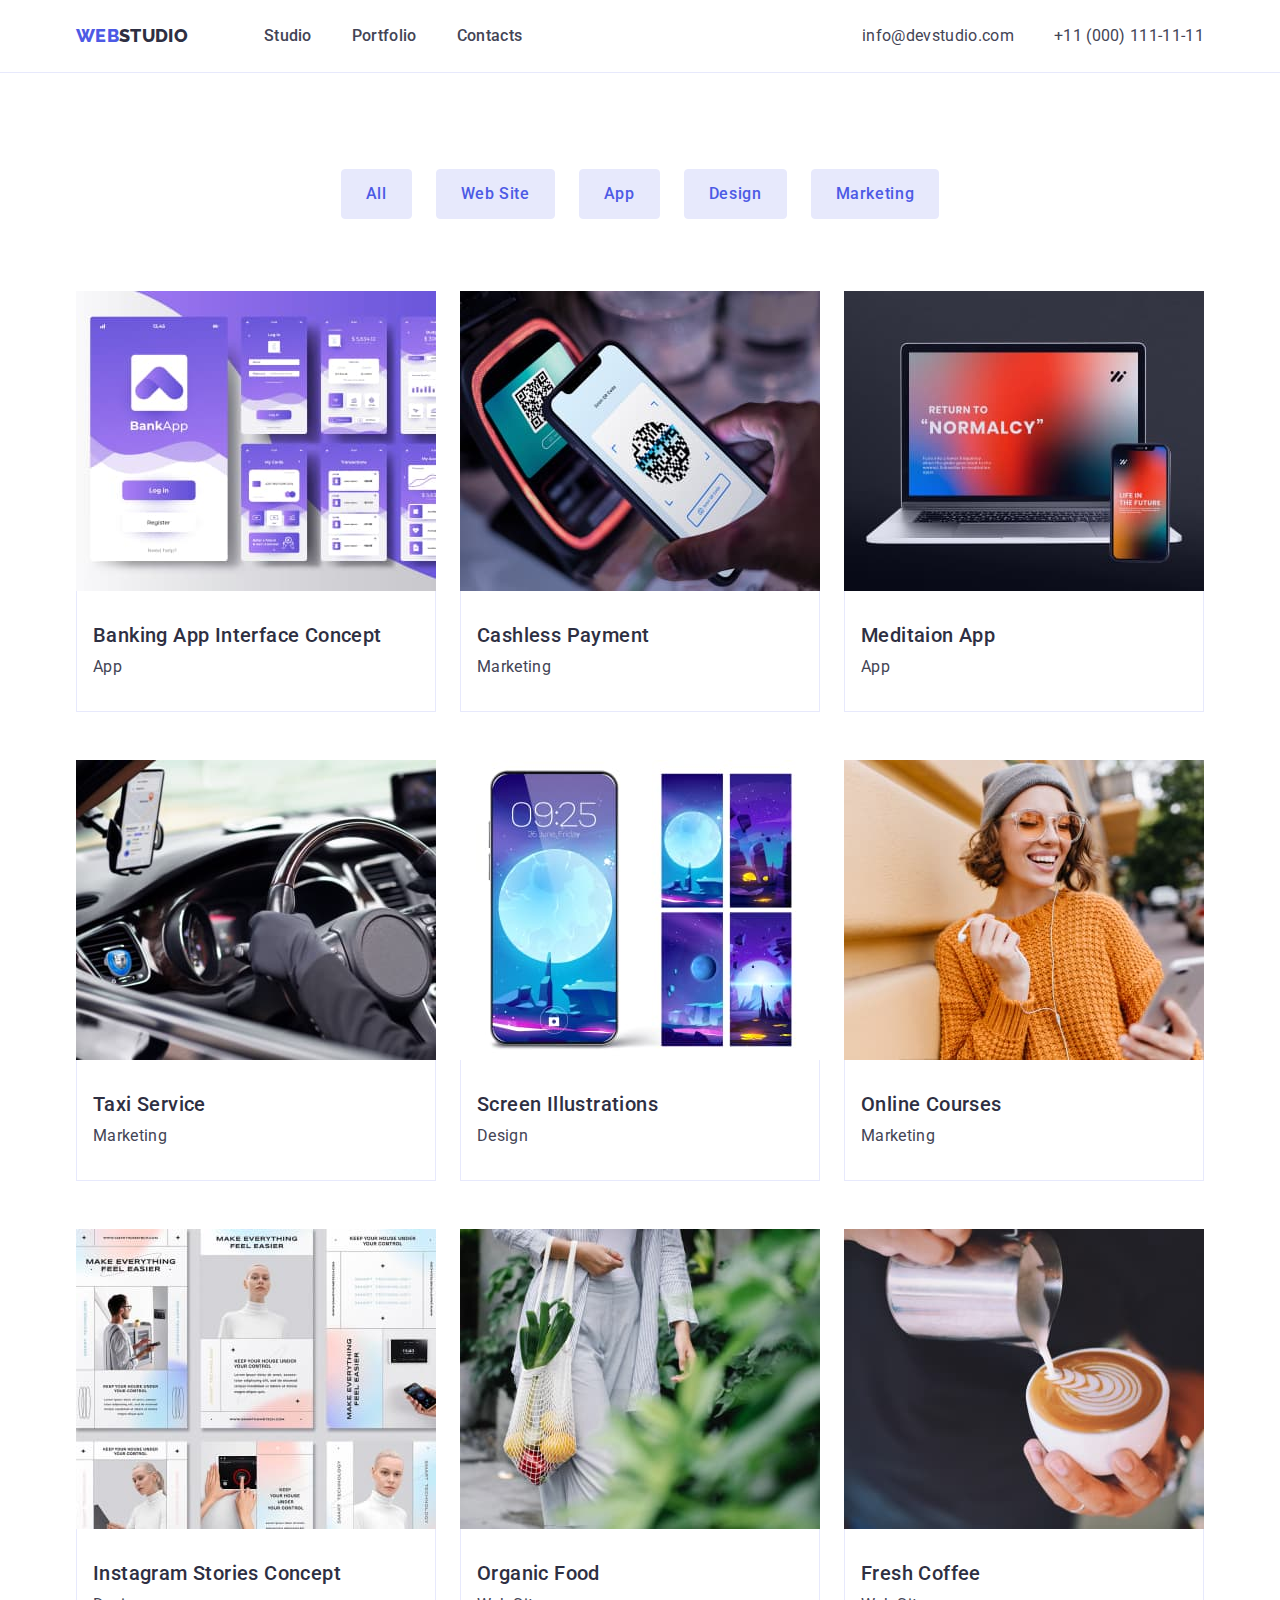
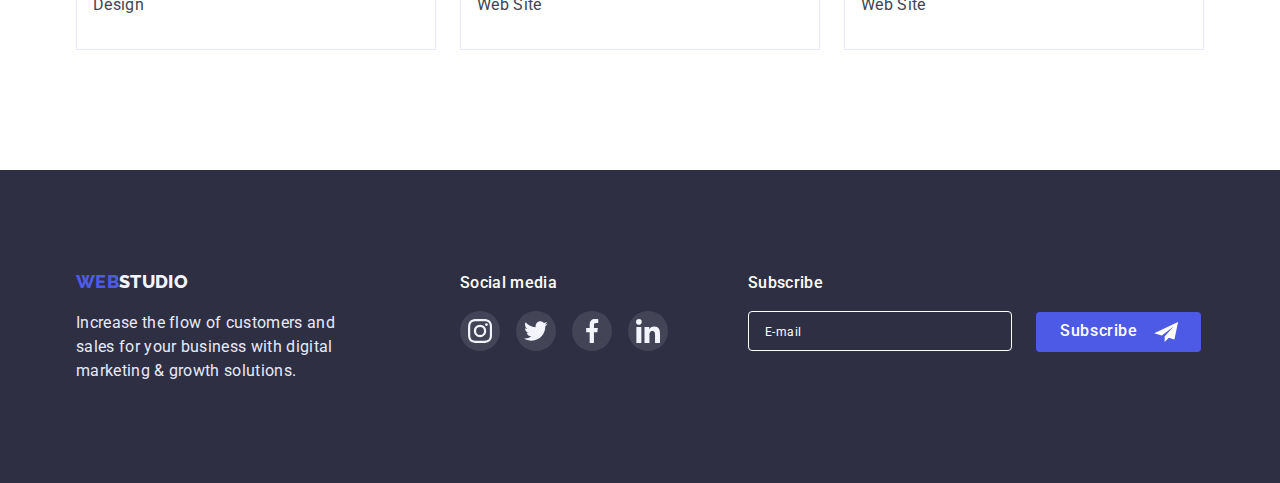
<file: portfolio.html>
<!DOCTYPE html>
<html lang="en">
  <head>
    <meta charset="UTF-8" />
    <meta http-equiv="X-UA-Compatible" content="IE=edge" />
    <meta name="viewport" content="width=device-width, initial-scale=1.0" />
    <title>Portfolio</title>
    <link
      rel="stylesheet"
      href="https://cdn.jsdelivr.net/npm/modern-normalize@1.1.0/modern-normalize.min.css"
    />
    <link rel="stylesheet" href="./css/styles.css" />
    <link rel="preconnect" href="https://fonts.googleapis.com" />
    <link rel="preconnect" href="https://fonts.gstatic.com" crossorigin />
    <link
      href="https://fonts.googleapis.com/css2?family=Raleway:wght@800&family=Roboto:wght@400;500;700;900&display=swap"
      rel="stylesheet"
    />
  </head>
  <body>
    <!-- шапка сайта -->
    <header class="page-header">
      <div class="container page-header-container">
        <nav class="page-nav">
          <a href="./index.html" class="logo">
            Web<span class="logo-second-color">Studio</span></a
          >
          <ul class="site-nav list">
            <li class="site-nav-item"><a href="./index.html">Studio</a></li>
            <li class="site-nav-item">
              <a href="./portfolio.html">Portfolio</a>
            </li>
            <li class="site-nav-item"><a href="">Contacts</a></li>
          </ul>
        </nav>
        <address class="page-address">
          <ul class="contacts list">
            <li class="contacts-item">
              <a href="mailto:info@devstudio.com">info@devstudio.com</a>
            </li>
            <li class="contacts-item">
              <a href="tel:+110001111111">+11 (000) 111-11-11</a>
            </li>
          </ul>
        </address>
      </div>
    </header>
    <!--Главный контент  -->
    <main>
      <!--  Фильтры-->
      <section class="container-filter">
        <div class="container">
          <h1 class="visually-hidden">Portfolio</h1>
          <ul class="list filter-button-list container-buttons">
            <li class="filter-button-item">
              <button class="filter-button" type="button">All</button>
            </li>
            <li class="filter-button-item">
              <button class="filter-button" type="button">Web Site</button>
            </li>
            <li class="filter-button-item">
              <button class="filter-button" type="button">App</button>
            </li>
            <li class="filter-button-item">
              <button class="filter-button" type="button">Design</button>
            </li>
            <li class="filter-button-item">
              <button class="filter-button" type="button">Marketing</button>
            </li>
          </ul>

          <!-- Элементы портфолио -->
          <h2 class="visually-hidden">Portfolio items</h2>
          <ul class="list list-cards">
            <li class="portfolio-item-card">
              <a class="portfolio-item-link" href="">
                <div class="portfolio-item-img">
                  <img src="./images/1img.jpg" alt="Banking app" width="360" />
                  <p class="overlay">
                    14 Stylish and User-Friendly App Design Concepts · Task
                    Manager App · Calorie Tracker App · Exotic Fruit Ecommerce
                    App · Cloud Storage App
                  </p>
                </div>

                <div class="portfolio-item-border">
                  <h3 class="item-title portfoilio-section-title">
                    Banking App Interface Concept
                  </h3>
                  <p class="section-item portfoilio-section-item">App</p>
                </div>
              </a>
            </li>
            <li class="portfolio-item-card">
              <a class="portfolio-item-link" href="">
                <div class="portfolio-item-img">
                  <img
                    src="./images/2img.jpg"
                    alt="Phone payment"
                    width="360"
                  />
                  <p class="overlay">
                    14 Stylish and User-Friendly App Design Concepts · Task
                    Manager App · Calorie Tracker App · Exotic Fruit Ecommerce
                    App · Cloud Storage App
                  </p>
                </div>

                <div class="portfolio-item-border">
                  <h3 class="item-title portfoilio-section-title">
                    Cashless Payment
                  </h3>
                  <p class="section-item portfoilio-section-item">Marketing</p>
                </div>
              </a>
            </li>
            <li class="portfolio-item-card">
              <a class="portfolio-item-link" href="">
                <div class="portfolio-item-img">
                  <img
                    src="./images/3img.jpg"
                    alt="Phone and laptop"
                    width="360"
                  />
                  <p class="overlay">
                    14 Stylish and User-Friendly App Design Concepts · Task
                    Manager App · Calorie Tracker App · Exotic Fruit Ecommerce
                    App · Cloud Storage App
                  </p>
                </div>

                <div class="portfolio-item-border">
                  <h3 class="item-title portfoilio-section-title">
                    Meditaion App
                  </h3>
                  <p class="section-item portfoilio-section-item">App</p>
                </div>
              </a>
            </li>
            <li class="portfolio-item-card">
              <a class="portfolio-item-link" href="">
                <div class="portfolio-item-img">
                  <img src="./images/4img.jpg" alt="Car wheel" width="360" />
                  <p class="overlay">
                    14 Stylish and User-Friendly App Design Concepts · Task
                    Manager App · Calorie Tracker App · Exotic Fruit Ecommerce
                    App · Cloud Storage App
                  </p>
                </div>

                <div class="portfolio-item-border">
                  <h3 class="item-title portfoilio-section-title">
                    Taxi Service
                  </h3>
                  <p class="section-item portfoilio-section-item">Marketing</p>
                </div>
              </a>
            </li>
            <li class="portfolio-item-card">
              <a class="portfolio-item-link" href="">
                <div class="portfolio-item-img">
                  <img
                    src="./images/5img.jpg"
                    alt="Phone and layouts of a background"
                    width="360"
                  />
                  <p class="overlay">
                    14 Stylish and User-Friendly App Design Concepts · Task
                    Manager App · Calorie Tracker App · Exotic Fruit Ecommerce
                    App · Cloud Storage App
                  </p>
                </div>

                <div class="portfolio-item-border">
                  <h3 class="item-title portfoilio-section-title">
                    Screen Illustrations
                  </h3>
                  <p class="section-item portfoilio-section-item">Design</p>
                </div>
              </a>
            </li>
            <li class="portfolio-item-card">
              <a class="portfolio-item-link" href="">
                <div class="portfolio-item-img">
                  <img
                    src="./images/6img.jpg"
                    alt="Smiling girl with a phone"
                    width="360"
                  />
                  <p class="overlay">
                    14 Stylish and User-Friendly App Design Concepts · Task
                    Manager App · Calorie Tracker App · Exotic Fruit Ecommerce
                    App · Cloud Storage App
                  </p>
                </div>

                <div class="portfolio-item-border">
                  <h3 class="item-title portfoilio-section-title">
                    Online Courses
                  </h3>
                  <p class="section-item portfoilio-section-item">Marketing</p>
                </div>
              </a>
            </li>
            <li class="portfolio-item-card">
              <a class="portfolio-item-link" href="">
                <div class="portfolio-item-img">
                  <img
                    src="./images/7img.jpg"
                    alt="Layouts of instagram stories"
                    width="360"
                  />
                  <p class="overlay">
                    14 Stylish and User-Friendly App Design Concepts · Task
                    Manager App · Calorie Tracker App · Exotic Fruit Ecommerce
                    App · Cloud Storage App
                  </p>
                </div>

                <div class="portfolio-item-border">
                  <h3 class="item-title portfoilio-section-title">
                    Instagram Stories Concept
                  </h3>
                  <p class="section-item portfoilio-section-item">Design</p>
                </div>
              </a>
            </li>
            <li class="portfolio-item-card">
              <a class="portfolio-item-link" href="">
                <div class="portfolio-item-img">
                  <img
                    src="./images/8img.jpg"
                    alt="Bag with vegetables"
                    width="360"
                  />
                  <p class="overlay">
                    14 Stylish and User-Friendly App Design Concepts · Task
                    Manager App · Calorie Tracker App · Exotic Fruit Ecommerce
                    App · Cloud Storage App
                  </p>
                </div>

                <div class="portfolio-item-border">
                  <h3 class="item-title portfoilio-section-title">
                    Organic Food
                  </h3>
                  <p class="section-item portfoilio-section-item">Web Site</p>
                </div>
              </a>
            </li>
            <li class="portfolio-item-card">
              <a class="portfolio-item-link" href="">
                <div class="portfolio-item-img">
                  <img
                    src="./images/9img.jpg"
                    alt="Barista making a coffee"
                    width="360"
                  />
                  <p class="overlay">
                    14 Stylish and User-Friendly App Design Concepts · Task
                    Manager App · Calorie Tracker App · Exotic Fruit Ecommerce
                    App · Cloud Storage App
                  </p>
                </div>

                <div class="portfolio-item-border">
                  <h3 class="item-title portfoilio-section-title">
                    Fresh Coffee
                  </h3>
                  <p class="section-item portfoilio-section-item">Web Site</p>
                </div>
              </a>
            </li>
          </ul>
        </div>
      </section>
    </main>
    <footer class="page-footer container-footer">
      <div class="container footer-full-flex">
        <div class="footer-logo-block">
          <a href="./index.html" class="logo logo-footer">
            Web<span class="logo-third-color">Studio</span>
          </a>
          <p class="footer-item">
            Increase the flow of customers and sales for your business with
            digital marketing & growth solutions.
          </p>
        </div>
        <div class="footer-social-media-block">
          <p class="footer-social-media-text">Social media</p>
          <ul class="list footer-social-media-list">
            <li>
              <a href="" class="footer-social-list-link">
                <svg class="social-media-icon" width="24px" height="24px">
                  <use href="./images/sprite.svg#icon-instagram"></use>
                </svg>
              </a>
            </li>
            <li>
              <a href="" class="footer-social-list-link">
                <svg class="social-media-icon" width="24px" height="24px">
                  <use href="./images/sprite.svg#icon-twitter"></use>
                </svg>
              </a>
            </li>
            <li>
              <a href="" class="footer-social-list-link">
                <svg class="social-media-icon" width="24px" height="24px">
                  <use href="./images/sprite.svg#icon-facebook"></use>
                </svg>
              </a>
            </li>
            <li>
              <a href="" class="footer-social-list-link">
                <svg class="social-media-icon" width="24px" height="24px">
                  <use href="./images/sprite.svg#icon-linkedin"></use>
                </svg>
              </a>
            </li>
          </ul>
        </div>
        <div class="footer-subscribe-field">
          <p class="footer-subscribe-text">Subscribe</p>
          <form class="footer-subscribe-form">
            <div class="footer-subscribe-wrapper">
              <input
                type="email"
                name="email_subscribe"
                class="footer-subscribe-input"
                placeholder="E-mail"
                pattern="[a-z0-9._%+-]+@[a-z0-9.-]+\.[a-z]{2,4}$"
              />
              <button type="submit" class="subsribe-btn">
                Subscribe
                <svg class="footer-subscribe-icon" width="24px" height="20px">
                  <use href="./images/icons.svg#icon-send"></use>
                </svg>
              </button>
            </div>
          </form>
        </div>
      </div>
    </footer>
  </body>
</html>
</file>
<file: css/styles.css>
/* 
COLORS
ФОН
Фон шапкі #FFFFFF
Основной фон светлый  #E5E5E5 
Фон героя #2E2F42
Фон секции НАША КОМАНДА #F4F4FD
Фон футера #2E2F42

Цвета шрифтов
Цвет веб #4D5AE5
Цвет студио #2E2F42

Цвет шапки и заголовков #2E2F42
Цвет основного текста абзацев #434455

Цвет текста в футере #E7E9FC

*/
:root {
  --main-background-color: #ffffff;
  --our-team-background-color: #f4f4fd;
  --hero-background-color: #2e2f42;
  --footer-background-color: #2e2f42;
  --logo-first-color: #4d5ae5;
  --logo-footer-second-color: #f4f4fd;
  --logo-second-color: #2e2f42;
  --side-nav-color: #2e2f42;
  --side-nav-active-color: #404bbf;
  --contacts-color: #434455;
  --contacts-active-color: #404bbf;
  --hero-title-color: #ffffff;
  --hero-button-background-color: #4d5ae5;
  --hero-button-active-background-color: #404bbf;
  --title-color: #2e2f42;
  --main-color: #434455;
  --footer-text-color: #e7e9fc;
  --footer-active-color: #31D0AA;
  --fiter-background-color: #e7e9fc;
  --fiter-background-active-color: #404bbf;
  --filter-color: #4d5ae5;
  --filter-active-color: #ffffff;
  --icons-fill-color: #8E8F99;
}

h1, h2, h3, h4, p {

  margin-top: 0;
  margin-bottom: 0;
}

ul, ol{
  margin-top: 0;
  margin-bottom: 0;
  padding-left: 0;
}

img{
  display: block;
  max-width: 100%;
}

.list {
  list-style: none;
}

body {
  background-color: var(--main-background-color);
  color: var(--main-color);
  font-family: "Roboto", sans-serif;
  font-size: 16px;
  line-height: 1.5;
  letter-spacing: 0.02em;
}
/* ======================КОНТЕЙНЕР ОБЩИЙ============================ */
.container {
  width: 1158px;
  margin-left: auto;
  margin-right: auto;
  padding-left: 15px;
  padding-right: 15px;
}

/* ======================HEADER============================ */

.page-header{
padding-top: 24px;
  padding-bottom: 24px;
  border-bottom: 1px solid var(--fiter-background-color);
}
.page-header-container{
  display: flex;
  align-items: center;
}

/* Логотип */
.logo {
  color: var(--logo-first-color);
  text-decoration: none;
  font-family: "Raleway", sans-serif;
  font-weight: 800;
  font-size: 18px;
  line-height: 1.3;
  text-transform: uppercase;
margin-right: 76px;
}

.logo-second-color {
  color: var(--logo-second-color);
}

.logo-third-color {
  color: var(--logo-footer-second-color);
}

/* ============================Site-nav навигация======================*/
.page-nav{
  display: flex;
  align-items: center;
}
.site-nav{
  display: flex;
}

.site-nav-item:not(:last-child){
margin-right: 40px;

}
.site-nav a {
  color: var(--side-nav-color);
  text-decoration: none;
  font-weight: 500;
  font-size: 16px;
  line-height: 1.5;
  transition: color 250ms cubic-bezier(0.4, 0, 0.2, 1);
}

.site-nav a:active {
  color: var(--side-nav-active-color);
}

.site-nav a:hover {
  color: var(--contacts-active-color);
}

.site-nav a:focus {
  color: var(--contacts-active-color);
}

.site-nav-item{
  position: relative;
  transition: color 250ms cubic-bezier(0.4, 0, 0.2, 1);
}

.site-nav-item::after{
  position: absolute;
  bottom: -1px;
  left: 0;
  display: block;
  width: 100%;
height: 4px;
border-radius: 2px;
background-color: var(--fiter-background-active-color);
content: '';
margin: 0 auto;
transform: translateY(24px);
opacity: 0;
transition: opacity 250ms cubic-bezier(0.4, 0, 0.2, 1);
}

.site-nav-item:hover::after{
  opacity: 1;
}


.page-address{
  margin-left: auto;
  font-style: normal;
}
.contacts{
  display: flex;
  align-items: center;
}

.contacts-item:not(:last-child){
  margin-right: 40px;
}

.contacts a {
  color: var(--contacts-color);
  text-decoration: none
  font-style: normal;
  transition: color 250ms cubic-bezier(0.4, 0, 0.2, 1)
}
.contacts a:hover {
  color: var(--contacts-active-color);
}

.contacts a:focus {
  color: var(--contacts-active-color);
}

/* ======================/ HEADER============================ */



/*============================ Герой =========================*/
.hero {
  padding-top: 188px;
  padding-bottom: 188px;
  background-image: linear-gradient(rgba(46, 47, 66, 0.7), rgba(46, 47, 66, 0.7)), url(../images/hero/bg.jpg);
  max-width: 1440px;
  background-size: cover;
  background-repeat: no-repeat;
  margin-left: auto;
  margin-right: auto;
  background-color: var(--hero-background-color);

}
.hero-title {
  margin-bottom: 48px;
  color: var(--hero-title-color);
  font-weight: 700;
  font-size: 56px;
  line-height: 1.07;
  text-align: center;
  letter-spacing: 0.02em;
  width: 496px;
  margin-left: auto;
  margin-right: auto;
}
.hero-button {
display: block;
margin-left: auto;
margin-right: auto;
box-shadow: 0px 4px 4px rgba(0, 0, 0, 0.15);
border-radius: 4px;
padding: 16px 32px;
border: none;
  background-color: var(--hero-button-background-color);
  color: var(--hero-title-color);
  font-family: inherit;
  font-size: 16px;
  font-weight: 500;
  line-height: 1.5;
  letter-spacing: 0.04em;
  cursor: pointer;
  transition: background-color 250ms cubic-bezier(0.4, 0, 0.2, 1);
}
.hero-button:hover {
  background-color: var(--hero-button-active-background-color);
}

.hero-button:focus {
  background-color: var(--hero-button-active-background-color);
}
/* =========================Преымущества======================= */

.advantages-box{
  width: 264px;
height: 112px;
margin-bottom: 8px;
background: #F4F4FD;
border-radius: 4px;
/* padding-right: 100px;
padding-left: 100px;
padding-bottom: 24px;
padding-top: 24px; */
display: flex;
justify-content: center;
align-items: center;
}

.advantages-list{
  display: flex;
}

.advantages-list-item:not(:last-child){margin-right: 24px;}

.container-advantages{
  padding-top: 120px;
  padding-bottom: 120px;
}

.advantages-list-item > .item-title{
  margin-bottom: 8px;
}

/* стиль для H3 */
.item-title {
  color: var(--title-color);
  font-weight: 500;
  font-size: 20px;
  line-height: 1.2;
  letter-spacing: 0.02em;
}
/* стиль для p */
.section-item a {
  color: var(--main-color);
}
/*================================= Что мы делаем секция ==============================*/
.works-list{
  display: flex;
}

.work-list-item:not(:last-child){
  margin-right: 24px;
}

.work-list-item{
  background: linear-gradient(0deg, rgba(77, 90, 229, 0.1), rgba(77, 90, 229, 0.1)), url(2368.jpg);
background-blend-mode: soft-light, normal;
border: 1px solid var(--fiter-background-color);
}

.container-work{
  padding-bottom: 120px;
}

/* стиль для H2 */
.section-title {
margin-bottom: 72px;

  color: var(--title-color);
  font-weight: 700;
  font-size: 36px;
  line-height: 1.1;
  text-align: center;
  letter-spacing: 0.02em;
  text-transform: capitalize;
}

/* ==============================Наша команда секция======================= */
.team-section {
  background-color: var(--our-team-background-color);
  
}

.item-title-team{
  margin-top: 32px;
  margin-bottom: 8px;
}

.team-list{
  display: flex;
}

.team-list-item:not(:last-child){
  margin-right: 24px;
}

.team-container{
  padding-top: 120px;
  padding-bottom: 120px;
}

.team-list-item{
  flex-basis: calc((100% - 72px) / 4);
  text-align: center;
  padding-bottom: 32px;
  background-color: var(--main-background-color);
  box-shadow: 0px 1px 6px rgba(46, 47, 66, 0.08), 0px 1px 1px rgba(46, 47, 66, 0.16), 0px 2px 1px rgba(46, 47, 66, 0.08);
border-radius: 0px 0px 4px 4px;
}

.social-list-link{
  width: 40px;
  height: 40px;
  display: flex;
  border-radius: 50%;
  background-color: var(--hero-button-background-color);
  justify-content: center;
  align-items: center;
  transition: background-color 250ms cubic-bezier(0.4, 0, 0.2, 1);
}

.social-list-link:hover,
.social-list-link:focus{
  background-color: var(--fiter-background-active-color);
}

.social-list{
  display: flex;
  justify-content: center;
  gap: 24px;
  margin-top: 16px;
}

.social-media-icon{
  fill: #F4F4FD;
}

/* ===========================КЛИЕНТЫ================== */

.customers-container
{
  padding-top: 130px;
  padding-bottom: 120px;
}

.customer-list{
  display: flex;
  gap: 24px;
}

.customer-list-item > .customer-link{
width: 168px;
height: 88px;
border: 1px solid var(--icons-fill-color);
fill: var(--icons-fill-color);
border-radius: 4px;
display: flex;
justify-content: center;
align-items: center;
transition: fill 250ms cubic-bezier(0.4, 0, 0.2, 1);
}


.customer-icon{
  fill: var(--icons-fill-color);
}


.customer-list-item > .customer-link:hover .customer-icon,
.customer-list-item > .customer-link:focus .customer-icon{
fill: var(--fiter-background-active-color);
}


.customer-list-item > .customer-link:hover,
.customer-list-item > .customer-link:focus{
border: 1px solid var(--fiter-background-active-color);
}


/* ==================================ФУТЕР========================= */
.page-footer {
  background-color: var(--footer-background-color);
  color: var(--footer-text-color);
}

.container-footer{
padding-top: 100px;
padding-bottom: 100px;

}

.footer-full-flex{
  display: flex;
  align-items: baseline;
}

.logo-footer{
  margin-right: 0;
}

.footer-item{
  width: 264px;
  margin-top: 16px;
}

.footer-social-media-text{
font-weight: 500;
letter-spacing: 0.02em;
color: var(--filter-active-color);
 margin-bottom: 16px;
}

.footer-social-media-block{
  margin-left: 120px;
}



.footer-social-list-link{
  width: 40px;
  height: 40px;
  display: flex;
  border-radius: 50%;
  background-color: rgba(255, 255, 255, 0.1);;
  justify-content: center;
  align-items: center;
  transition: background-color 250ms cubic-bezier(0.4, 0, 0.2, 1);
}

.footer-social-list-link:hover,
.footer-social-list-link:focus{
  background-color: var(--footer-active-color);
}

.footer-social-media-list{
  display: flex;
  justify-content: center;
  gap: 16px;
}

.footer-subscribe-field{
  display: flex;
  margin-left: 80px;
  flex-direction: column;
}
.footer-subscribe-wrapper{
  display: flex;
  align-items: baseline;
 

}

.footer-subscribe-form{
  display: flex;
   margin-top: 16px;
}

.subsribe-btn{
  margin-left: 24px;
  width: 165px;
  height: 40px;
  display: flex;
  align-items: center;
  padding-left: 24px;
  background-color: var(--hero-button-background-color);
border-radius: 4px;
  font-weight: 500;
text-align: center;
letter-spacing: 0.04em;
color: var(--filter-active-color);
border: none;
cursor: pointer;
transition: background-color 250ms cubic-bezier(0.4, 0, 0.2, 1)
}

.subsribe-btn:hover,
.subsribe-btn:focus{
background-color:var(--fiter-background-active-color);

}

.footer-subscribe-icon{
  fill: var(--filter-active-color);
  margin-left: 16px;
}

.footer-subscribe-input{
  width: 264px;
  height: 40px;
  padding-left: 16px;
  background-color: var(--hero-background-color);
  border: 1px solid #FFFFFF;
border-radius: 4px;
color: var(--filter-active-color);
}

.footer-subscribe-input:-webkit-autofill {
  -webkit-box-shadow: inset 0 0 0 50px var(--footer-background-color);
  -webkit-text-fill-color: var(--filter-active-color);
}

.footer-subscribe-input::placeholder{
  color: var(--filter-active-color);
  font-size: 12px;
line-height: 2;
display: flex;
align-items: center;
justify-content: center;
letter-spacing: 0.04em;
}

.footer-subscribe-text{
font-weight: 500;
letter-spacing: 0.02em;
color: var(--filter-active-color);
}


/* Страница ПОРТФОЛИО + унаследование своqств цвета для p которые лежат в ссылках s*/
.list a {
  text-decoration: none;
  color: inherit;
}

/* Фильтры для портфолио */
/* КНОПКИ*/

.filter-button-list{
  display: flex;
  justify-content: center;
}

.list-cards{
  display: flex;
  flex-wrap: wrap;
  row-gap: 48px;
  column-gap: 24px;

}

.portfolio-item-card{
  flex-basis: calc((100% - 48px) / 3);
}

.portfolio-item-link:hover .portfolio-item-border,
.portfolio-item-link:focus .portfolio-item-border{
  box-shadow: 0px 1px 6px rgba(46, 47, 66, 0.08), 0px 1px 1px rgba(46, 47, 66, 0.16), 0px 2px 1px rgba(46, 47, 66, 0.08);
}

.portfolio-item-link{
  display: block;
}

.portfolio-item-img{
 position: relative;
 overflow: hidden;
}

.portfolio-item-border{
  border-bottom: 1px solid var(--fiter-background-color);
  border-left: 1px solid var(--fiter-background-color);
  border-right: 1px solid var(--fiter-background-color);
  padding-top: 32px;
  padding-bottom: 32px;
padding-left: 16px;
transition: box-shadow 250ms cubic-bezier(0.4, 0, 0.2, 1);
}

.portfoilio-section-title{
  margin-bottom: 8px;
}


.container-buttons{
  margin-bottom: 72px;
}

.container-filter{
  padding-top: 96px;
  padding-bottom: 120px;
}

.filter-button-item:not(:last-child){
    margin-right: 24px;
}

.filter-button {
  padding: 12px 24px;
  border: 1px solid var(--fiter-background-color);
border-radius: 4px;
  background-color: var(--fiter-background-color);
  color: var(--filter-color);
  cursor: pointer;
  font-family: inherit;
  font-weight: 500;
  font-size: 16px;
  line-height: 1.5;
  /* identical to box height, or 150% */
  letter-spacing: 0.04em;
  transition: background-color 250ms cubic-bezier(0.4, 0, 0.2, 1),
  color 250ms cubic-bezier(0.4, 0, 0.2, 1), box-shadow 250ms cubic-bezier(0.4, 0, 0.2, 1);
}

.filter-button:hover {
  background-color: var(--fiter-background-active-color);
  color: var(--filter-active-color);
  box-shadow: 0px 3px 1px rgba(0, 0, 0, 0.1), 0px 2px 1px rgba(0, 0, 0, 0.08), 0px 2px 2px rgba(0, 0, 0, 0.12);
}

.filter-button:focus {
  background-color: var(--fiter-background-active-color);
  color: var(--filter-active-color);
  box-shadow: 0px 3px 1px rgba(0, 0, 0, 0.1), 0px 2px 1px rgba(0, 0, 0, 0.08), 0px 2px 2px rgba(0, 0, 0, 0.12);
}

/* ================================ОВЕРЛЕЙ=========================== */
.overlay{
  position:absolute;
  left: 0;
  top: 0;
  width: 100%;
  height: 100%;
  overflow-y: scroll;
  transform: translate(0, 100%);
  transition: transform 250ms cubic-bezier(0.4, 0, 0.2, 1);
letter-spacing: 0.02em;
color: var(--our-team-background-color);
background-color: var(--filter-color);
padding-top: 40px;
padding-left: 32px;
padding-right: 32px;
padding-bottom: 40px;
}

.portfolio-item-link:hover .overlay,
.portfolio-item-link:focus .overlay{
  transform: translate(0, 0);
}

/* Скрытые заголовки */

.visually-hidden {
  position: absolute;
  width: 1px;
  height: 1px;
  margin: -1px;
  border: 0;
  padding: 0;

  white-space: nowrap;
  clip-path: inset(100%);
  clip: rect(0 0 0 0);
  overflow: hidden;
}
/* ============================МОДАЛЬНОЕ ОКНО======================== */

.backdrop{
  position: fixed;
  top: 0;
  left: 0;
  width: 100%;
  height: 100%;
  background: rgba(46, 47, 66, 0.4);
  z-index: 100;
  transition: opacity 250ms cubic-bezier(0.4, 0, 0.2, 1), visibility 250ms cubic-bezier(0.4, 0, 0.2, 1), transform 250ms cubic-bezier(0.4, 0, 0.2, 1);
}

.modal{
  position: absolute;
  left: 50%;
  top: 50%;
  transform: translate(-50%, -50%);
  width: 408px;
  min-height: 584px;
  background: var(--main-background-color);
  box-shadow: 0px 1px 1px rgba(0, 0, 0, 0.14), 0px 1px 3px rgba(0, 0, 0, 0.12),
    0px 2px 1px rgba(0, 0, 0, 0.2);
  border-radius: 4px;
  padding: 72px 24px 24px 24px;
  
}

.modal-close-btn{
  position: absolute;
  top: 23px;
  right: 24px;
  width: 24px;
  height: 24px;
  border-radius: 50%;
  background-color: transparent;
border: 1px solid rgba(46, 47, 66, 0.1);
padding: 0;
display: flex;
justify-content: center;
align-items: center;
cursor: pointer;
transition: background-color 250ms cubic-bezier(0.4, 0, 0.2, 1);
}

.modal-close-icon{
  fill: #2E2F42;
}

.modal-close-btn:hover,
.modal-close-btn:focus{
  background-color: var(--fiter-background-active-color);
}
.modal-close-btn:hover .modal-close-icon,
.modal-close-btn:focus .modal-close-icon{
  fill: var(--filter-active-color);
}

.modal-close-icon{
transition: fill 250ms cubic-bezier(0.4, 0, 0.2, 1);
}

.backdrop.is-hidden{
  opacity: 0;
  visibility: hidden;
  pointer-events: none;
  transform: scale(2);
}

/* =======================ФОРМА======================== */

.modal-form-text{

font-weight: 500;
text-align: center;
letter-spacing: 0.02em;
color: var(--title-color);
margin-bottom: 16px;
}

.modal-form{
  display: flex;
  flex-direction: column;
}
.modal-form-field{
  padding: 0;
  margin-bottom: 8px;
}

.modal-form-input{
  width: 100%;
  height: 40px;
  border: 1px solid rgba(46,47,66, 0.2);
border-radius: 4px;
padding-left: 38px;
font-size: 12px;
line-height: 1.17;
letter-spacing: 0.01em;
color: var(--main-color);
transition: border-color 250ms cubic-bezier(0.4, 0, 0.2, 1), fill 250ms cubic-bezier(0.4, 0, 0.2, 1);
}

.modal-form-input:focus{
  border-color: var(--hero-button-background-color);
outline: none;
}

/* .modal-form-input:focus + .modal-form-input-icon{
  fill: var(--filter-color);
  background-image: url(../images/chec.svg);
  background-color: #F4F4FD;
} */




.modal-form-input-descr{
display: block;
font-size: 12px;
line-height: 1.17;
letter-spacing: 0.01em;
color: var(--icons-fill-color);
margin-bottom: 4px;
}

.modal-form-check-descr::before{
  content: ' ';
  display: block;
  width: 16px;
  height: 16px;
border: 1px solid var(--side-nav-color);
border-radius: 2px;
cursor: pointer;
margin-right: 8px;
transition: background-color 250ms cubic-bezier(0.4, 0, 0.2, 1)
}

.modal-form-check:checked + .modal-form-check-descr::before{
  background-color: var(--hero-button-active-background-color);
  background-image: url(../images/chec.svg);
  background-repeat: no-repeat;
  background-position: center;
  padding: 4px 3px 4px 3px;
  outline: none;
  border: 1px solid var(--hero-button-active-background-color);
} 

.modal-form-check:focus + .modal-form-check-descr::before{
outline: 1px solid var(--hero-button-background-color);
} 

.modal-policy-link{
font-size: 12px;
line-height: 1.33;
letter-spacing: 0.04em;
text-decoration-line: underline;
color: var(--hero-button-background-color);

}



.modal-form-input-wrapper{
  display: block;
position: relative;
}

.modal-form-input-icon{
position: absolute;
display: block;
top: 50%;
left: 16px;
transform: translate(0, -50%);
width: 18px;
height: 24px;
fill: var(--side-nav-color);
}

.modal-form-message{
  border: 1px solid rgba(46,47,66, 0.2);;
border-radius: 4px;
resize: none;
width: 360px;
height: 120px;
font-size: 12px;
line-height: 1.17;
color: var(--main-color);
letter-spacing: 0.04em;
padding-left: 16px;
padding-top: 8px;
transition: border-color 250ms cubic-bezier(0.4, 0, 0.2, 1); 
}

.modal-form-message:focus{
  border-color: var(--hero-button-background-color);
outline: none;
}

.modal-form-message::placeholder{
  font-size: 12px;
line-height: 1.17;
  letter-spacing: 0.04em;
  color:rgba(46, 47, 66, 0.4);}

.modal-form-check-descr{
  display: flex;
  align-items: center;
font-size: 12px;
line-height: 1.17;
letter-spacing: 0.04em;
color: var(--icons-fill-color);
margin-bottom: 24px;
}

.modal-form-check{

}

.modal-form-submit{
  display: block;
  margin-left: auto;
  margin-right: auto;
  display: flex;
  justify-content: center;
align-items: center;
text-align: center;
letter-spacing: 0.04em;
color: var(--hero-title-color);
width: 169px;
height: 56px;
background: var(--hero-button-background-color);
box-shadow: 0px 4px 4px rgba(0, 0, 0, 0.15);
border-radius: 4px;
border: none;
cursor: pointer;
  transition: background-color 250ms cubic-bezier(0.4, 0, 0.2, 1)

}

.modal-form-submit:hover,
.modal-form-submit:focus {
  background-color: var(--hero-button-active-background-color);
}
</file>
